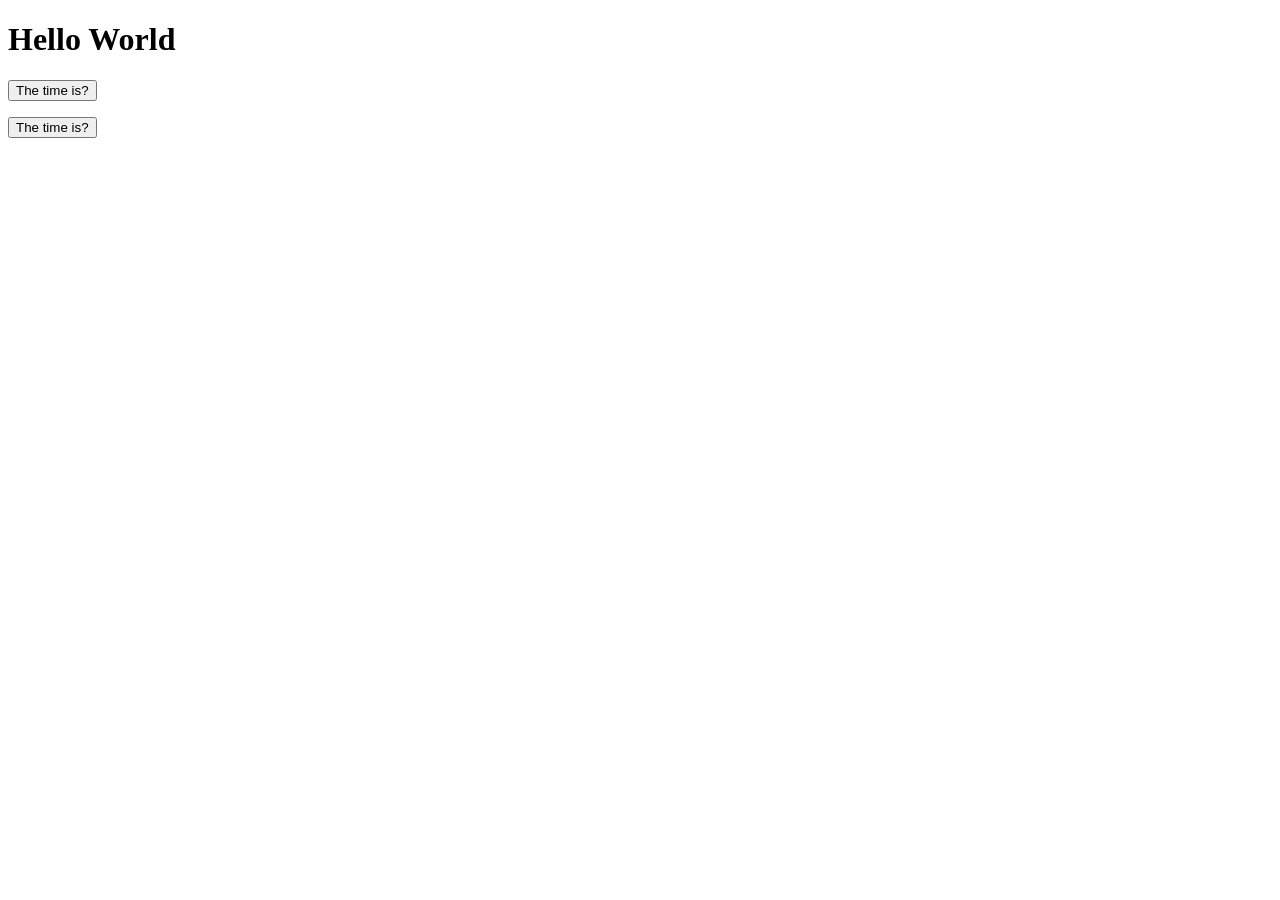
<file: index.html>
<!DOCTYPE html>
<html lang="en">
<head>
    <meta charset="UTF-8">
    <meta name="viewport" content="width=device-width, initial-scale=1.0">
    <title>Document</title>
</head>
<body>
    <h1>Hello World</h1>
    <!-- <script src="js/pratice.js"></script> -->
    <script src="js/index.js"></script>
    
    <!-- the JavaScript code changes the content of the element with id="check". -->
    <button onclick="document.getElementById('check').innerHTML=Date()">The time is?</button>
    <p id="check"></p>

    <!-- the code changes the content of its own element (using this.innerHTML): -->
    <button onclick="this.innerHTML=Date()">The time is?</button>

</body>
</html>
</file>
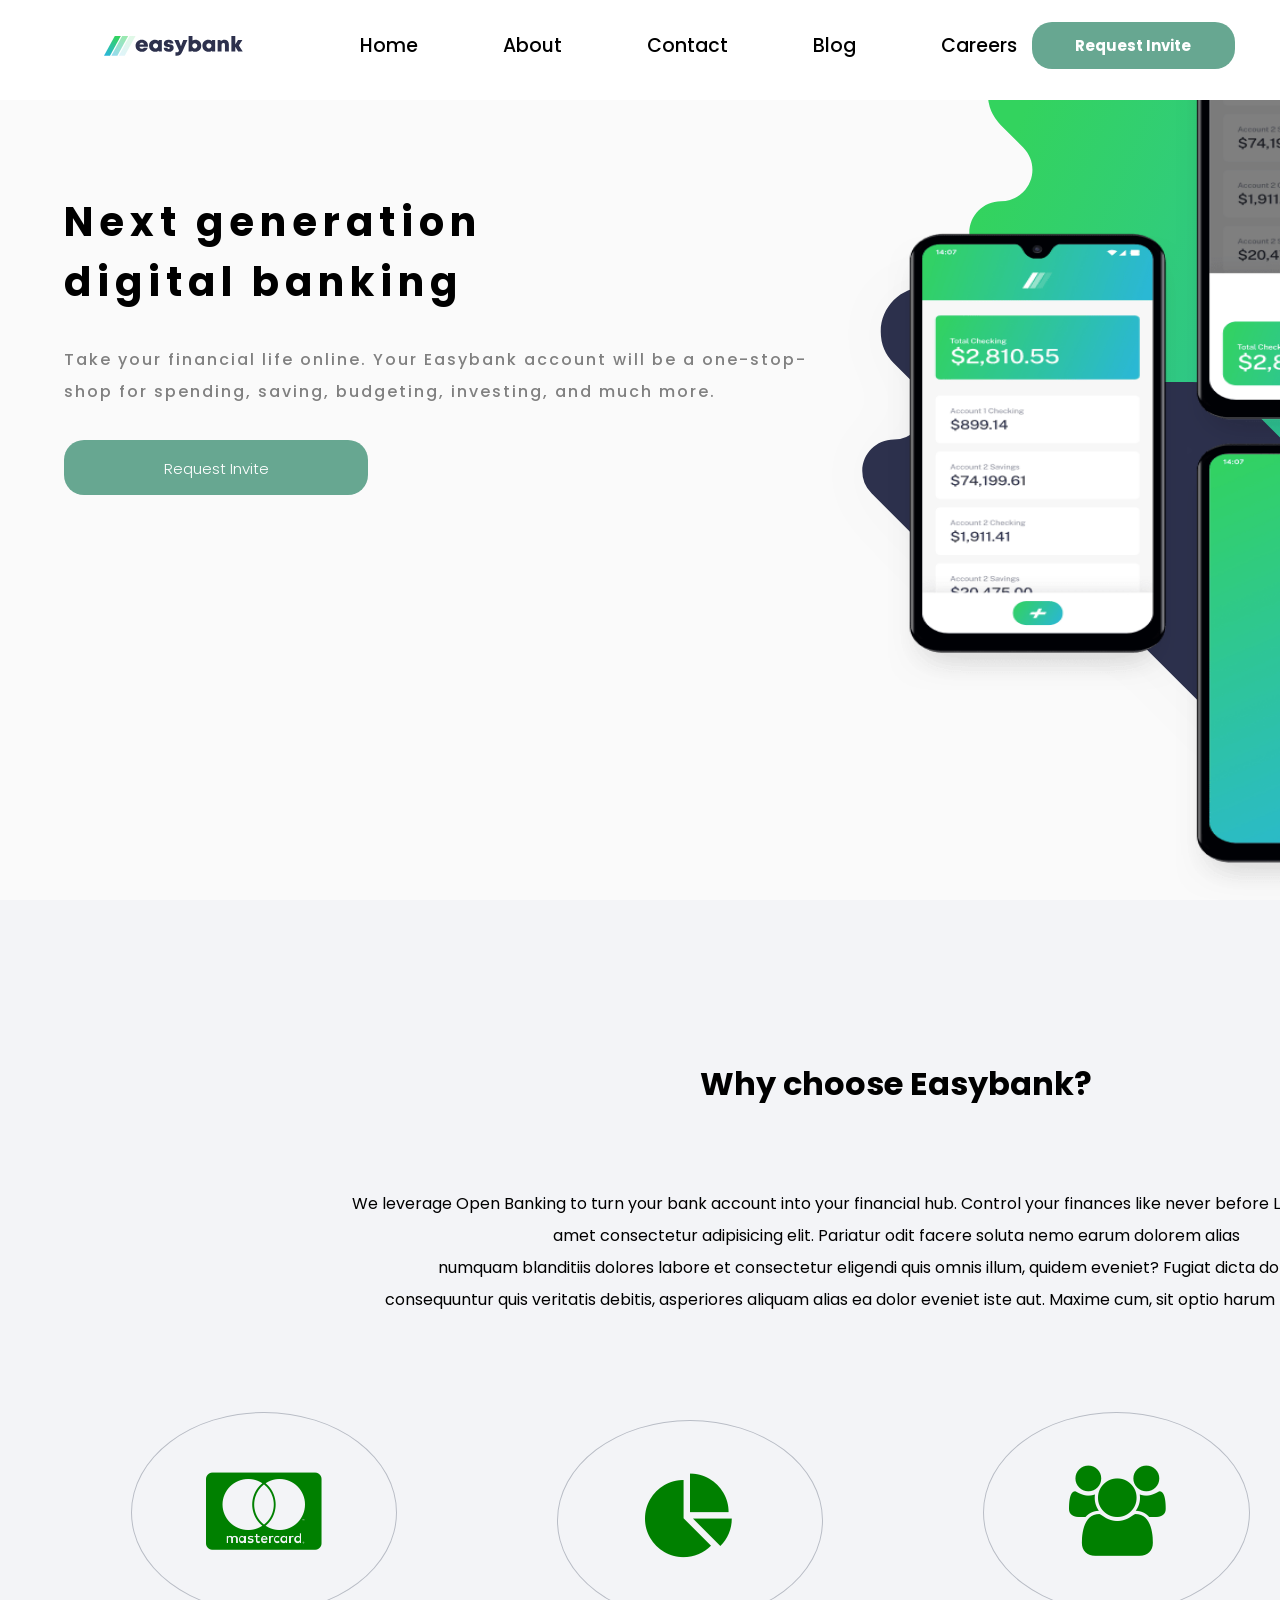
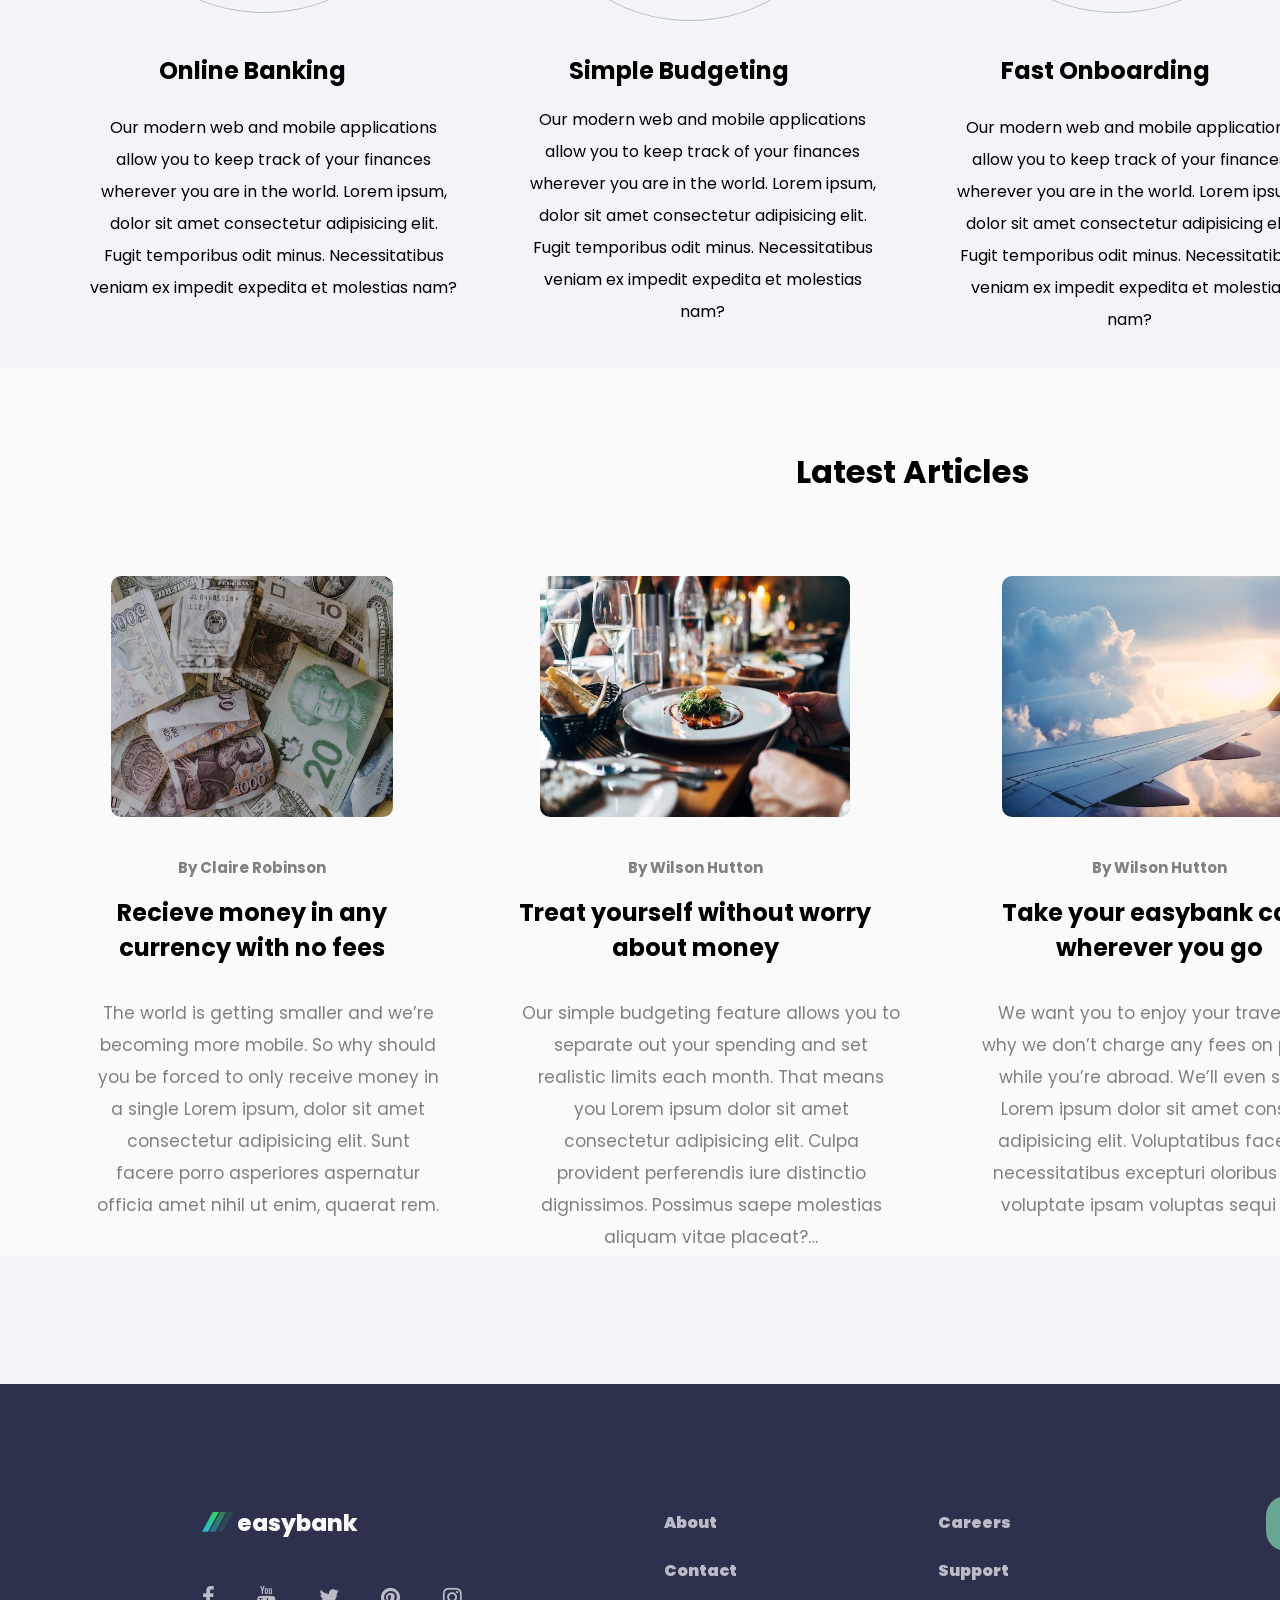
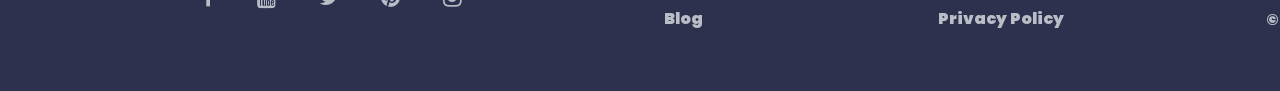
<file: Pages/banking.html>
<!DOCTYPE html>
<html lang="en">

<head>
    <meta charset="UTF-8">
    <meta name="viewport" content="width=device-width, initial-scale=1.0">
    <title>Banking</title>
    <link rel="stylesheet" href="../css/banking.css" type="text/css">
    <link rel="stylesheet" href="https://stackpath.bootstrapcdn.com/font-awesome/4.7.0/css/font-awesome.min.css">
    
</head>

<body>
    <div class="container">
        <header>
            <nav class="navigation">
                <div class="nav-left">

                    <!-- Dropdown Menu -->
                    <div class="dropdown">
                        <div class="dropdown-content" id="myDropdown">
                            <span class="close-btn" id="closeDropdown">&times;</span>
                            <a href="#">Home</a>
                            <a href="#">About</a>
                            <a href="#">Contact</a>
                            <a href="#">Blog</a>
                            <a href="#">Careers</a>
                        </div>
                    </div>


                    
                    <!-- logo -->
                    <div class="mobile-header">
                        <div class="logo-box">
                            <a href="#"><img src="../images/Easybank logo.svg" class="logo" alt="easy-banking"></a>
                        </div>

                        <!-- mobile menu-button -->
                        <div class="icon btn-active-toggle" id="clicked">
                            <i class="fa fa-bars" id="bars-icon"></i>
                        </div>
                    </div>


                    <!-- Navigational-menu -->
                    <ul class="menu-items">
                        <li><a class="active" href="#">Home</a></li>
                        <li><a class="active" href="#">About</a></li>
                        <li><a class="active" href="#">Contact</a></li>
                        <li><a class="active" href="#">Blog</a></li>
                        <li><a class="active" href="#">Careers</a></li>
                    </ul>
                </div>
                <div class="nav-right">
                    <h3>Request Invite</h3>
                </div>
            </nav>
        </header>





        <div class="next-generation">

            <div class="digital-banking">
                <h1>Next generation <br>
                    digital banking</h1>

                <p>Take your financial life online. Your Easybank account will be a
                    one-stop-shop for spending, saving, budgeting, investing, and
                    much more.</p>

                <h3>Request Invite</h3>

            </div>

            <div class="phone-logo">
                <a href="#"><img src="../images/image-mockups.png" class="phone-logo" alt="easy-banking"></a>

            </div>

        </div>

        <div class="eazy-bank">

            <div class="choice-bank">
                <div class="eazy-banking">
                    <h1>Why choose Easybank?</h1>
                </div>


                <p> We leverage Open Banking to turn your bank account into your financial hub. Control your finances
                    like never before Lorem ipsum dolor sit <br>amet consectetur adipisicing elit. Pariatur odit facere soluta nemo earum dolorem alias <br>
                    numquam blanditiis dolores labore et consectetur eligendi quis omnis illum, quidem eveniet? Fugiat
                    dicta doloremque <br>
                    consequuntur quis veritatis debitis, asperiores aliquam alias ea dolor eveniet iste aut. Maxime cum,
                    sit optio harum neque pariatur?.
                </p>


            </div>




            <div class="onboarding">

                <div class="online-banking">
                    <div class="icon">
                        <i class="fa fa-cc-mastercard" aria-hidden="true" class="atm"></i>

                    </div>
                    <h2>Online Banking</h2>
                    <p>Our modern web and mobile applications allow you to keep track of your finances
                        wherever you are in the world. Lorem ipsum, dolor sit amet consectetur adipisicing elit.
                        Fugit temporibus odit minus. Necessitatibus veniam ex impedit expedita et molestias nam?</p>
                </div>


                <div class="simple-budgeting">
                    <div class="icon">
                        <i class="fa fa-pie-chart" aria-hidden="true"></i>
                    </div>
                    <h2>Simple Budgeting</h2>
                    <p>Our modern web and mobile applications allow you to keep track of your finances
                        wherever you are in the world. Lorem ipsum, dolor sit amet consectetur adipisicing elit.
                        Fugit temporibus odit minus. Necessitatibus veniam ex impedit expedita et molestias nam?</p>
                </div>


                <div class="fast-onboarding">
                    <div class="icon">
                        <i class="fa fa-users" aria-hidden="true"></i>
                    </div>
                    <h2>Fast Onboarding</h2>
                    <p>Our modern web and mobile applications allow you to keep track of your finances
                        wherever you are in the world. Lorem ipsum, dolor sit amet consectetur adipisicing elit.
                        Fugit temporibus odit minus. Necessitatibus veniam ex impedit expedita et molestias nam?</p>
                </div>



                <div class="open-api">
                    <div class="icon"><i class="fa fa-code" aria-hidden="true"></i>
                    </div>
                    <h2>Open Api</h2>
                    <p>Our modern web and mobile applications allow you to keep track of your finances
                        wherever you are in the world. Lorem ipsum, dolor sit amet consectetur adipisicing elit.
                        Fugit temporibus odit minus. Necessitatibus veniam ex impedit expedita et molestias nam?</p>
                </div>

            </div>



            <div class="currency">

                <div class="article">
                    <h1>Latest Articles</h1>
                </div>


                <div class="image-cards">

                    <div class="money">
                        <class="icon">
                            <a href="#"><img src="../images/image-currency.jpg" class="currency-logo"></a>

                            </class>


                            <h3>By Claire Robinson</h3>

                            <h2>Recieve money in any currency with no fees</h2>

                            <p>The world is getting smaller and we’re becoming more mobile.
                                So why should you be forced to only receive money in a single
                                Lorem ipsum, dolor sit amet consectetur adipisicing elit.
                                Sunt facere porro asperiores aspernatur officia amet nihil ut enim,
                                quaerat rem.
                            </p>

                    </div>



                    <div class="money-2">
                        <class="icon">
                            <a href="#"><img src="../images/image-restaurant.jpg" class="rest-logo"></a>

                            </class>

                            <h3>By Wilson Hutton</h3>

                            <h2>Treat yourself without worry about money</h2>

                            <p>Our simple budgeting feature allows you to separate out your
                                spending and set realistic limits each month. That means you
                                Lorem ipsum dolor sit amet consectetur adipisicing elit. Culpa provident
                                perferendis iure distinctio dignissimos.
                                Possimus saepe molestias aliquam vitae placeat?…
                            </p>
                    </div>




                    <div class="money-3">
                        <class="icon">
                            <a href="#"><img src="../images/image-plane.jpg" class="plane-logo"></a>

                            </class>

                            <h3>By Wilson Hutton</h3>

                            <h2>Take your easybank card wherever you go</h2>

                            <p>We want you to enjoy your travels. This is why we don’t charge
                                any fees on purchases while you’re abroad. We’ll even show you
                                Lorem ipsum dolor sit amet consectetur adipisicing elit.
                                Voluptatibus facere dicta necessitatibus excepturi
                                oloribus similique voluptate ipsam voluptas sequi modi? …
                            </p>
                    </div>



                    <div class="money-4">
                        <class="icon">
                            <a href="#"><img src="../images/image-confetti.jpg" class="confetti-logo"></a>

                            </class>

                            <h3>By Wilson Hutton</h3>

                            <h2>Our invite-only Beta accounts are now live!</h2>

                            <p>We want you to enjoy your travels. This is why we don’t charge
                                any fees on purchases while you’re abroad. We’ll even show you
                                Lorem ipsum dolor sit amet consectetur adipisicing elit.
                                Voluptatibus facere dicta necessitatibus excepturi
                            
                            </p>
                    </div>








                </div>

            </div>

        </div>




        <div class="footer">

            <div class="foot-one">
                <div class="img">
                    <a href="#"><img src="../images/Easybank logo.svg" class="foot-1" alt="foot-1"></a>

                    <p>easybank</p>
                </div>

                <div class="social-media">
                    <i class="fa fa-facebook" aria-hidden="true"></i>
                    <i class="fa fa-youtube" aria-hidden="true"></i>
                    <i class="fa fa-twitter" aria-hidden="true"></i>
                    <i class="fa fa-pinterest" aria-hidden="true"></i>
                    <i class="fa fa-instagram" aria-hidden="true"></i>
                </div>
            </div>

            <div class="foot-two">

                <a class="active" href="#">About</a>
                <a class="active" href="#">Contact</a>
                <a class="active" href="#">Blog</a>
            </div>


            <div class="foot-three">

                <a class="active" href="#">Careers</a>
                <a class="active" href="#">Support</a>
                <a class="active" href="#">Privacy Policy</a>

            </div>


            <div class="foot-four">

                <button>Request Invite</button>
                <span>© Easybank 2024 . All rights reserved</span>

            </div>





        </div>







    </div>





</body>
<script src="../js/banking.js"></script> 
</html>
</file>
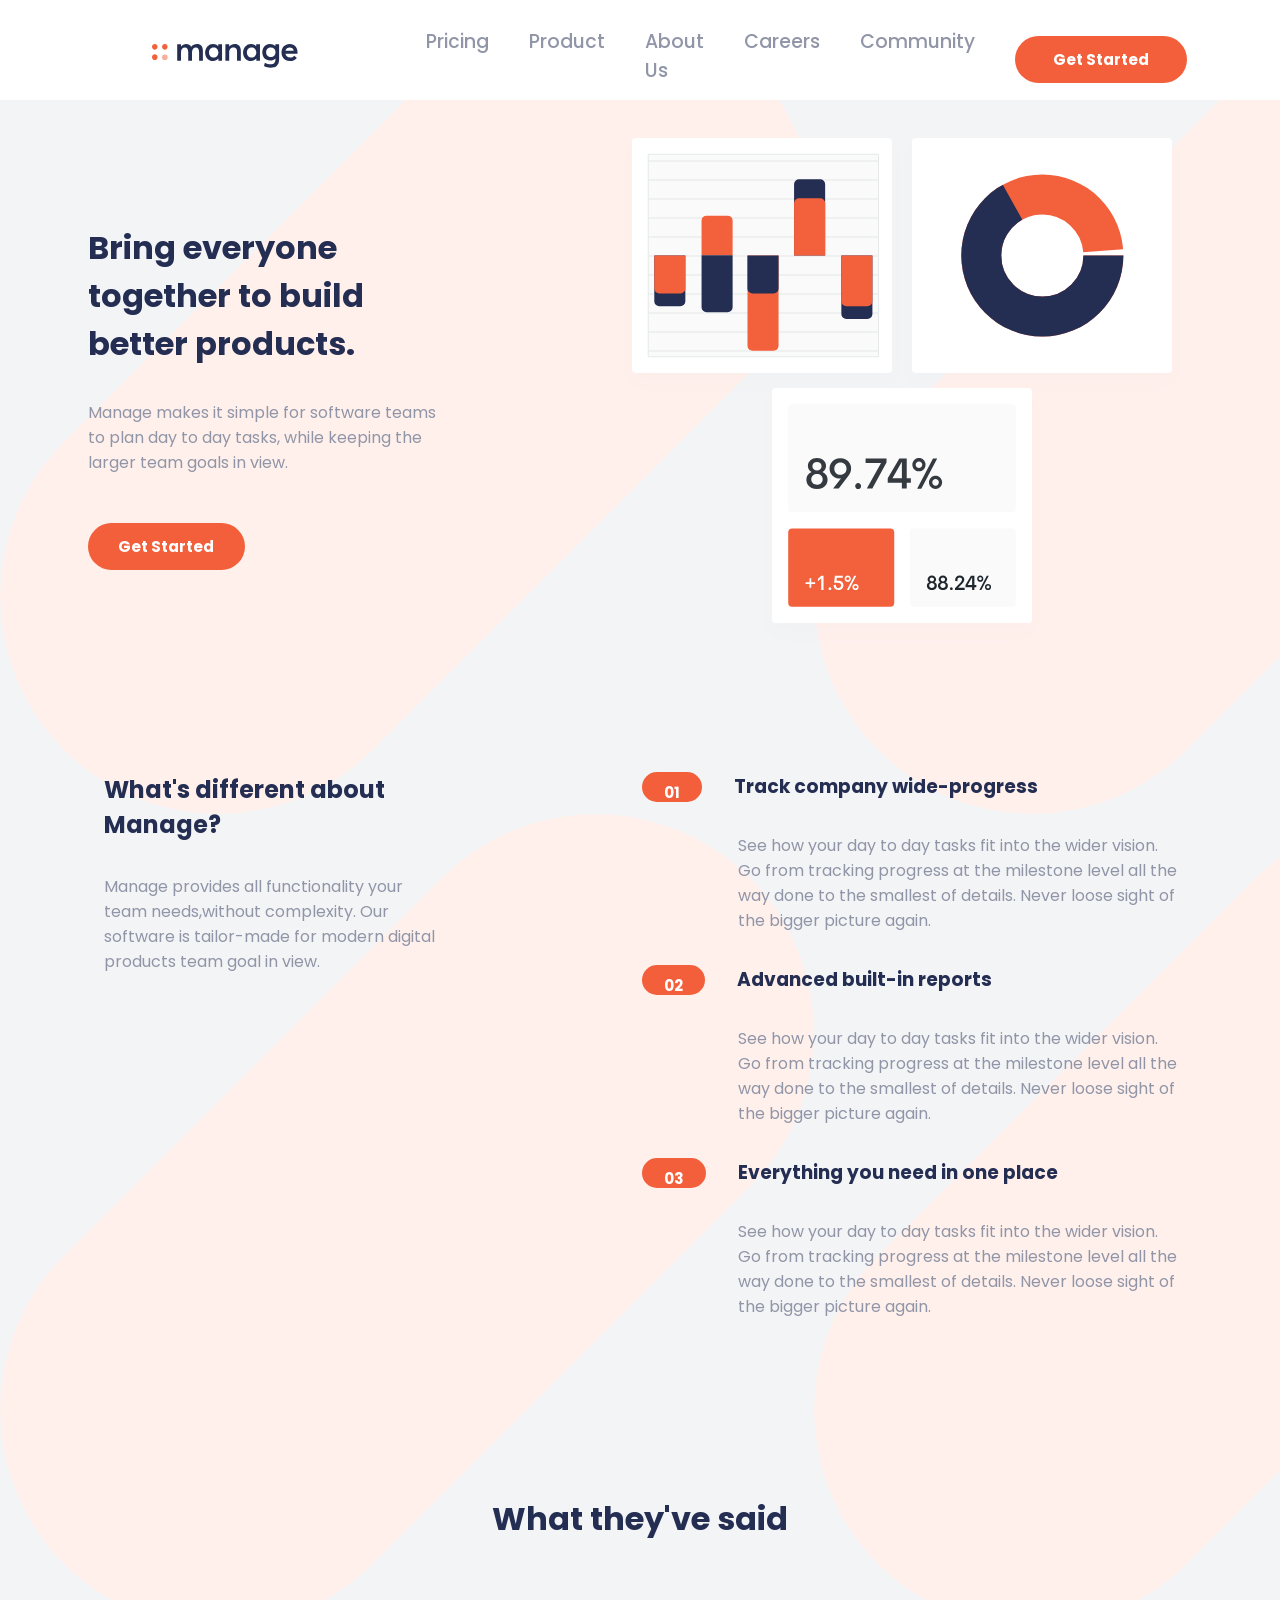
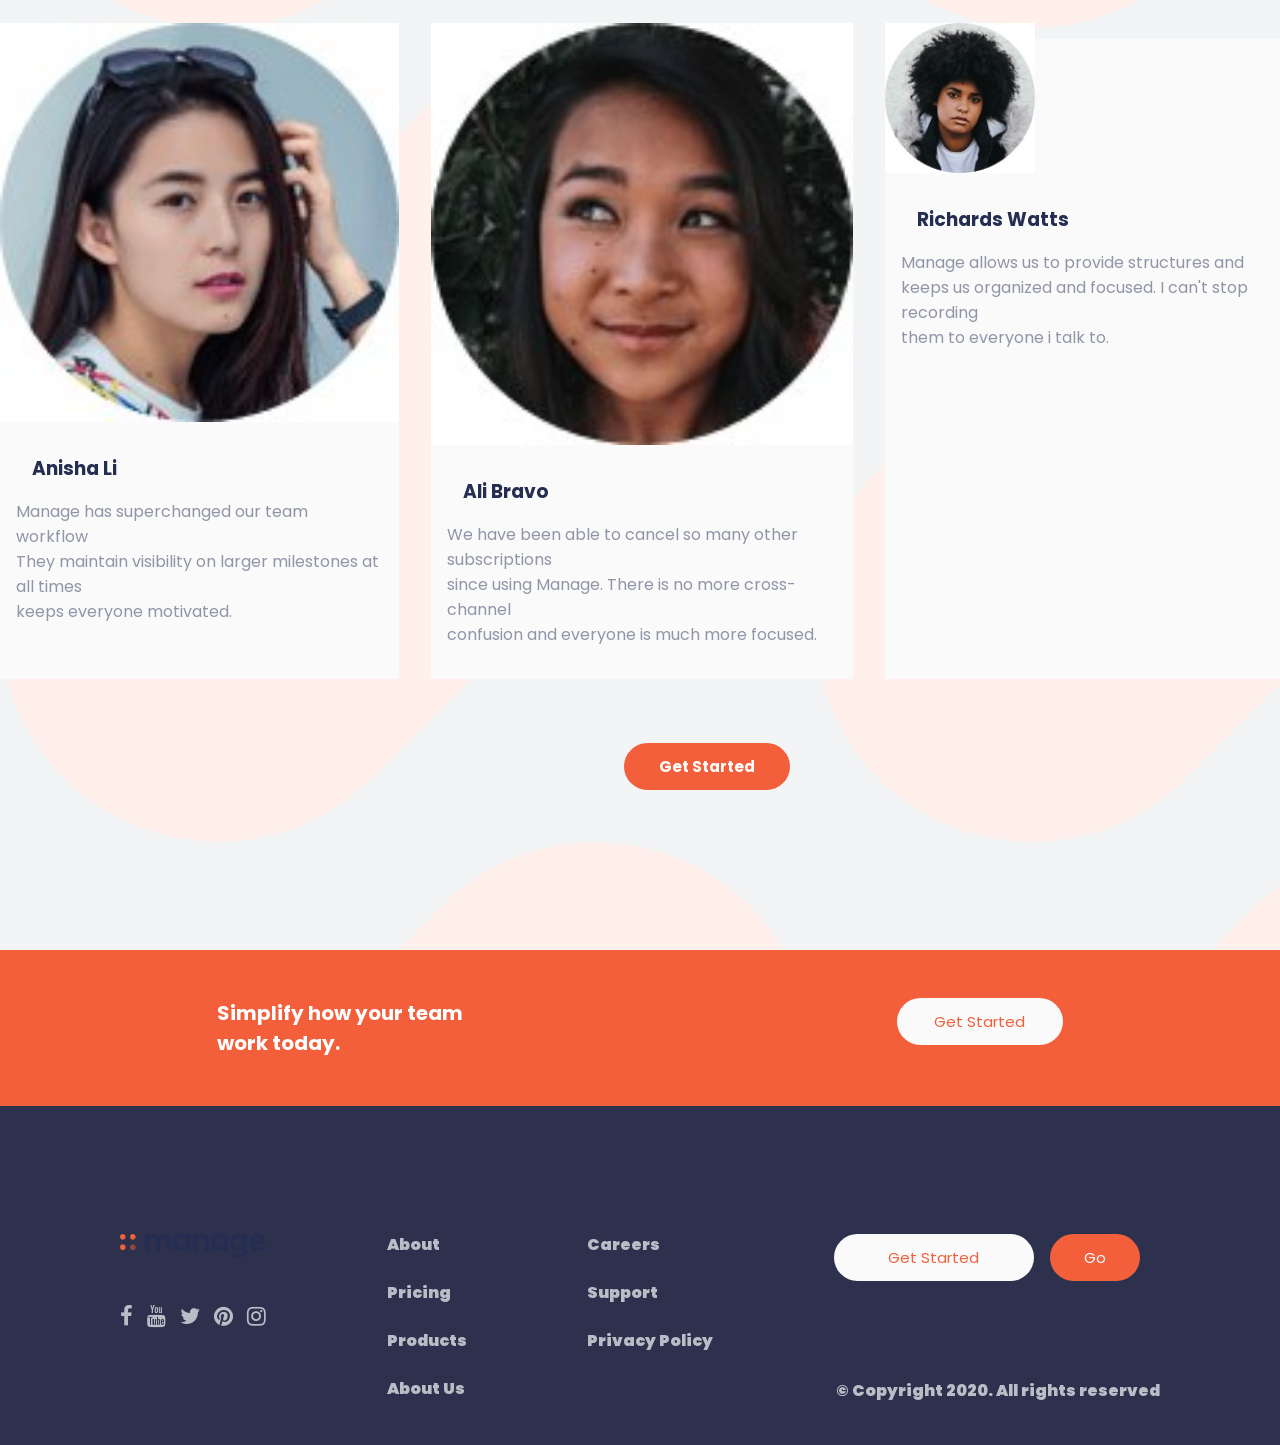
<file: Pages/management.html>
<!DOCTYPE html>
<html lang="en">

<head>
    <meta charset="UTF-8">
    <meta name="viewport" content="width=device-width, initial-scale=1.0">
    <title>BUSINESS</title>
    <link rel="stylesheet" href="../css/management.css" type="text/css">
    <link rel="stylesheet" href="https://stackpath.bootstrapcdn.com/font-awesome/4.7.0/css/font-awesome.min.css">

</head>

<body>
    <div class="container">
        <header>
            <nav class="navigation">
                <div class="nav-left">

                    <!-- Dropdown Menu -->
                    <div class="dropdown">
                        <div class="dropdown-content" id="myDropdown">
                            <span class="close-btn" id="closeDropdown">&times;</span>
                            <a href="#">Pricing</a>
                            <a href="#">Product</a>
                            <a href="#">About Us</a>
                            <a href="#">Careers</a>
                            <a href="#">Community</a>

                        </div>
                    </div>



                    <!-- logo -->
                    <div class="mobile-header">
                        <div class="logo-box">
                            <a href="#"><img src="../images/MANGLOGO.svg" class="logo" alt="easy-banking"></a>
                        </div>

                        <!-- mobile menu-button -->
                        <div class="icon btn-active-toggle" id="clicked">
                            <i class="fa fa-bars" id="bars-icon"></i>
                        </div>
                    </div>


                    <!-- Navigational-menu -->
                    <ul class="menu-items">
                        <li><a class="active" href="#">Pricing</a></li>
                        <li><a class="active" href="#">Product</a></li>
                        <li><a class="about" href="#">About Us</a></li>
                        <li><a class="active" href="#">Careers</a></li>
                        <li><a class="active" href="#">Community</a></li>
                    </ul>
                </div>
                <div class="nav-right">
                    <h3>Get Started</h3>
                </div>
            </nav>
        </header>


        <div class="Better-products">


            <div class="products">
                <h1>Bring everyone<br>together to build<br>
                    better products.</h1>

                <p>Manage makes it simple for software teams<br>to plan day to day
                    tasks, while keeping the<br>larger team goals in view.
                </p>

                <div class="button">Get Started</div>
            </div>

            <div class="chart">
                <div class="Two-chart">
                    <img src="../images/illustration-intro.svg"></img>
                </div>

            </div>
        </div>


        <div class="second-layout">
            <div class="manage">
                <h2>What's different about<br>Manage?</h2>


                <p>Manage provides all functionality your<br>team needs,without complexity. Our<br>
                    software is tailor-made for modern digital<br>products team goal in view.
                </p>
            </div>

            <div class="objectives">
                <div class="one">
                    <div class="button">01</div>
                    <h3>Track company wide-progress</h3>
                </div>
                <div class="track-company">
                    <p>See how your day to day tasks fit into the wider vision.<br>
                        Go from tracking progress at the milestone level all the<br>
                        way done to the smallest of details. Never loose sight of<br>
                        the bigger picture again.
                    </p>
                </div>

                <div class="one">
                    <div class="button">02</div>
                    <h3>Advanced built-in reports</h3>
                </div>
                <div class="track-company">
                    <p>See how your day to day tasks fit into the wider vision.<br>
                        Go from tracking progress at the milestone level all the<br>
                        way done to the smallest of details. Never loose sight of<br>
                        the bigger picture again.
                    </p>
                </div>


                <div class="one">
                    <div class="button">03</div>
                    <h3>Everything you need in one place</h3>
                </div>
                <div class="track-company">
                    <p>See how your day to day tasks fit into the wider vision.<br>
                        Go from tracking progress at the milestone level all the<br>
                        way done to the smallest of details. Never loose sight of<br>
                        the bigger picture again.
                    </p>
                </div>




            </div>

        </div>

        <div class="third-layout">

            <div class="feedback">
                <h1>What they've said</h1>
            </div>

            <div class="testimonials">
                <div class="testimony">
                    <div class="two-items">
                        <img src="../images/5900257425515201252.jpg" class="img1"></img>

                        <div class="name">
                            <h3>Anisha Li</h3>
                        </div>
                    </div>

                    <p>Manage has superchanged our team workflow<br>
                        They maintain visibility on larger milestones at all times<br>
                        keeps everyone motivated.</p>
                </div>

                <div class="testimony">
                    <div class="two-items">
                        <img src="../images/5900257425515201253.jpg" class="img1"></img>

                        <div class="name">
                            <h3>Ali Bravo</h3>
                        </div>
                    </div>

                    <p>We have been able to cancel so many other subscriptions<br>
                        since using Manage. There is no more cross-channel<br>
                        confusion and everyone is much more focused.</p>
                </div>

                <div class="testimony">
                    <div class="two-items">
                        <img src="../images/5900257425515201254.jpg" class="img1" width="150" height="150" > </img>

                        <div class="name">
                            <h3>Richards Watts</h3>
                        </div>
                    </div>

                    <p>Manage allows us to provide structures and<br>
                        keeps us organized and focused. I can't stop recording<br>them to everyone i talk to.</p>
                </div>

                
            </div>
            <div class="button">Get Started</div>

        </div>

        <div class="fourth-layout">
            <div class="simplify">Simplify how your team<br>work today.</div>
            <div class="button">Get Started</div> 
        </div>



        <div class="footer">

            <div class="foot-one">
                <div class="img">
                    <a href="#"><img src="../images/MANGLOGO.svg" class="foot-1" alt="foot-1"></a>
                </div>

                <div class="social-media">
                    <i class="fa fa-facebook" aria-hidden="true"></i>
                    <i class="fa fa-youtube" aria-hidden="true"></i>
                    <i class="fa fa-twitter" aria-hidden="true"></i>
                    <i class="fa fa-pinterest" aria-hidden="true"></i>
                    <i class="fa fa-instagram" aria-hidden="true"></i>
                </div>
            </div>

            <div class="foot-two">

                <a class="active" href="#">About</a>
                <a class="active" href="#">Pricing</a>
                <a class="active" href="#">Products</a>
                <a class="active" href="#">About Us</a>
            </div>


            <div class="foot-three">

                <a class="active" href="#">Careers</a>
                <a class="active" href="#">Support</a>
                <a class="active" href="#">Privacy Policy</a>

            </div>


            <div class="foot-four">
                <div class="buttons">
                <div class="button">Get Started</div>                 
                <div class="button2">Go</div>
                </div>
                <span>© Copyright 2020. All rights reserved</span>

            </div>





        </div>




    </div>





</body>
<script src="../js/management.js"></script>

</html>
</file>
<file: css/banking.css>
/* Global styles */
@import url('https://fonts.googleapis.com/css2?family=Poppins:ital,wght@0,200;0,300;0,400;0,500;1,100;1,200;1,300;1,400&display=swap');

html {
    scroll-behavior: smooth;
}

a {
    text-decoration: none;
}

* {
    margin: 0;
    padding: 0;
    border: 0;
    box-sizing: border-box;
    font-family: 'Poppins', sans-serif;
}

.container {
    min-height: 100vh;
    width: 100%;
    /* background-color: hsl(220, 16%, 96%); */
}

/* Header styles */
header .navigation {
    display: flex;
    justify-content: space-between;
    padding: 15px 0 20px 0;
    background-color: hsl(0, 0%, 100%);
    width: 100%;
    height: 100px;
    align-items: center;
    border-bottom: 5px solid hsl(0, 0%, 100%);
    position: fixed;
    z-index: 1;
}

.navigation .nav-left {
    display: flex;
    align-items: center;
}

.navigation .nav-left .btn-active-toggle {
    display: none;
}

.navigation .nav-left .menu-items {
    display: inline-flex;
    list-style-type: none;
    margin-left: 20%;
}

.navigation .nav-left .menu-items li {
    margin-right: 45px;
}

.navigation .nav-left .menu-items li a {
    color: black;
    font-size: 19px;
    font-weight: 470;
    text-transform: capitalize;
}

header .navigation .nav-right h3 {
    text-align: center;
    font-weight: 700;
    font-size: 15px;
    margin-right: 8.5rem;
    height: 47px;
    background-color: rgb(103, 167, 145);
    color: white;
    border-radius: 20px;
    width: 65%;
    padding: 12px 30px;
    display: block;
}

.logo-box {
    display: flex;
    padding-left: 4rem;
}

.active:hover {
    color: green !important;
}

/* Dropdown styles */
.dropdown-content {
    position: fixed;
    top: 0;
    left: -100%;
    width: 60%;
    height: 100%;
    background-color: #f9f9f9;
    transition: left 0.5s ease;
    z-index: 1;
    padding-top: 60px; /* Adjust as needed */
    display: none; /* Hide by default */
}

.dropdown-content a {
    display: block;
    padding: 12px;
    text-align: left;
    color: black;
    text-decoration: none;
}

.dropdown-content.show {
    display: block;
    left: 0;
}


.next-generation {
    display: flex;
    flex-direction: row;
    background-color: rgb(250, 250, 250);
    background-image: url(../images/bg-intro-desktop.svg);
    background-size: 55%;
    background-repeat: no-repeat;
    margin: 0;
    height: 100vh;
    background-position: right center;
}

.phone-logo {
    width: 95%;
    height: 100%;
    margin-left: 2rem;
}

.digital-banking {
    margin-top: 12rem;
    margin-left: 4rem;

}

.digital-banking h1 {
    padding-bottom: 2rem;
    flex-wrap: wrap;
    letter-spacing: 6px; 
    font-size: 2.5rem;
    font-weight: bolder;
    
}

.digital-banking p {
    padding-bottom: 2rem;
    letter-spacing: 2px;  
    line-height: 2rem;
   color: grey; 
   font-weight: 500;

}

.digital-banking h3 {
    background-color: rgb(103, 167, 145);
    color: white;
    border-radius: 20px;
    width: 40%;
    padding: 17px 30px 15px 30px;
    text-align: center;
    font-weight: 300;
    font-size: 15px;
    font-weight: 700px;
    
}


.eazy-bank {
    background-color: rgb(243, 244, 247);
    scroll-behavior: smooth;
    padding-bottom: 5rem;
    width: 100%;
    
}

.eazy-banking {
    text-align: center;
    padding-top: 10rem;
}

.choice-bank p{
    text-align: center;
    padding-top: 5rem;
    line-height: 2rem;
}


.onboarding {
display: flex;
flex-direction: row;
padding-top: 6rem;
padding-bottom: 2rem;
text-align: center;
column-gap: 1rem;
padding-left: 3rem;
padding-right: 2rem;

}


.online-banking .icon {

    font-size: 90px;
    color: green;
    border: 1px solid #b9bdc6;
    padding: 2rem;
    border-radius: 50%;
    width: calc(100% - 9rem);
    margin-left: 5.2rem;
    margin-bottom: 1rem;
    
}

.online-banking h2 {
    padding-top: 1.5rem;
    padding-bottom: 1.5rem;
}

.online-banking p {
    padding-left: 2.6rem;
    line-height: 2rem;
}

.simple-budgeting h2 {
    padding-top: 2rem;
    padding-bottom: 1rem;
}

.simple-budgeting p {
    padding-left: 3rem;
    line-height: 2rem;
}

.simple-budgeting {
    margin-top: 0.5rem;
}



.open-api p {
    padding-left: 3rem;
    padding-right: 2rem;
    line-height: 2rem;
}

.open-api h2 {
    padding-top: 2.4rem;
    padding-bottom: 1.5rem;

}

.fast-onboarding p {
    padding-left: 3rem;
    line-height: 2rem;
}

.fast-onboarding h2 {
    padding-top: 2.5rem;
    padding-bottom: 1.5rem;
}



.fast-onboarding .icon {

    font-size: 90px;
    color: green;
    border: 1px solid #b9bdc6;
    padding: 2rem;
    border-radius: 50% 50%;
    width: calc(100% - 9rem);
    margin-left: 5.2rem;
}

.simple-budgeting .icon {

    font-size: 90px;
    color: green;
    border: 1px solid #b9bdc6;
    padding: 2rem;
    border-radius: 50% 50%;
    width: calc(100% - 9rem);
    margin-left: 5.2rem;
}

.open-api .icon {

    font-size: 90px;
    color: green;
    border: 1px solid #b9bdc6;
    padding: 2rem;
    border-radius: 50% 50%;
    width: calc(100% - 9rem);
    margin-left: 5.2rem;

}

.currency {
    background-color: rgb(250, 250, 250);
    padding-left: 4rem;
    padding-right: 2rem;
}


.article {
    text-align: center;
    padding-top: 5rem;
    padding-bottom: 2rem;
}



.image-cards {
    display: flex;
    flex-direction: row;
    column-gap: 3rem;
    text-align: center;
    padding-bottom: 6rem;
    margin-top: 6rem;
}

.currency-logo {
    width: 75%;
    height: 45%;
    position: relative;
    top: -3rem;
    border-radius: 10px;
}

.money h3 {
    color: gray;
    font-size: 15px;
    position: relative;
    top: -1rem;
}


.money h2 {
    font-size: 24px;
    flex-wrap: wrap;
    position: relative;
}

.money p {
    font-size: 17px;
    text-align: center;
    flex-wrap: wrap;
    position: relative;
    color: grey;
    top: 2rem; 
    padding-left: 2rem;
    line-height: 2rem;
    
}

.rest-logo {
    width: 75%;
    height: 45%;
    margin-top: -3rem;
    border-radius: 10px;
}

.money-2 h3 {
    color: gray;
    font-size: 15px;
    position: relative;
    top: 2rem;
}


.money-2 h2 {
    font-size: 24px;
    flex-wrap: wrap;
    position: relative;
    top: 3rem;
}

.money-2 p {
    font-size: 17px;
    text-align: center;
    flex-wrap: wrap;
    position: relative;
    color: grey;
    top: 5rem; 
    padding-left: 2rem;
    line-height: 2rem;
}


.plane-logo {
    width: 75%;
    height: 45%;
    margin-top: -3rem;
    border-radius: 10px;
}

.money-3 h3 {
    color: gray;
    font-size: 15px;
    position: relative;
    top: 2rem;
}


.money-3 h2 {
    font-size: 24px;
    flex-wrap: wrap;
    position: relative;
    top: 3rem;
}

.money-3 p {
    font-size: 17px;
    text-align: center;
    flex-wrap: wrap;
    position: relative;
    color: grey;
    top: 5rem; 
    padding-left: 2rem;
    line-height: 2rem;
}

.confetti-logo {
    width: 75%;
    height: 45%;
    margin-top: -3rem;
    border-radius: 10px;
}

.money-4 h3 {
    color: gray;
    font-size: 15px;
    position: relative;
    top: 2rem;
}


.money-4 h2 {
    font-size: 24px;
    display: flex;
    flex-wrap: wrap;
    position: relative;
    top: 3rem;
}

.money-4 p {
    font-size: 17px;
    text-align: center;
    flex-wrap: wrap;
    position: relative;
    color: grey;
    top: 3rem; 
    /* padding-left: 3rem; */
    padding-right: 2rem;
    line-height: 2rem;

}
.footer{
    display: flex;
    justify-content: space-evenly;
    padding-bottom: 3rem;
    background-color: rgb(45, 49, 77);
    
}

.foot-one {
    padding-top: 8rem;
}

.foot-one .img {
    flex-direction: row;
    display: flex;
    padding-bottom: 2.5rem;
    
}

.foot-one p {
    position: relative;
    right: 6.5rem;
    color: #f9f9f9;
    font-size: 23px;
    top: -0.4rem;
    font-weight: 800;
}

.footer .social-media {
    color: #b9bdc6;
    font-weight: 800;
    font-size: 22px;
    display: flex;
    justify-content: space-between;
}

.foot-two {
    display: flex;
    flex-direction: column;
    padding-top: 7.2rem;
    
}


.foot-two .active {
    position: relative;
    line-height: 3rem;
    color: #b9bdc6;
    font-weight: 900;

}

.foot-three {
    display: flex;
    flex-direction: column;
    padding-top: 7.2rem;
    
}


.foot-three .active {
    position: relative;
    line-height: 3rem;
    color: #b9bdc6;
    font-weight: 900;    

}

.foot-four {
    display: flex;
    flex-direction: column;
    padding-top: 8rem;
    
}


.foot-four span {
    color: #b9bdc6;
    padding-top: 3.5rem;
    font-weight: 900;

}

.foot-four button {

    background-color: rgb(103, 167, 145);
    color: white;
    border-radius: 20px;
    width: 100%;
    margin-top: -1rem;
    padding: 17px 30px 15px 30px;
    font-weight: 300;
    font-size: 15px;
    font-weight: 700px; 
}

/* Media queries for mobile design */

@media (min-width: 280px) and (max-width: 320px) {
    body{
        width: calc(100% + 5rem);
    }

   
    header .navigation .nav-right h3 {
        display: none;
    }

   .btn-active-toggle {
    position: relative;
    left: 2.2rem;
    top: -0.3rem;
   }

   .logo-box {
    position: relative;
    right: 3rem;
   }

   .dropdown-content .close-btn {
    position: relative;
    font-size: 20px;
    color: white;
    left: 9rem;
    top: -3rem;

}


   .online-banking .icon {
    font-size: 45px;
    color: green;
    border: 1px solid #b9bdc6;
    padding: 2rem;
    border-radius: 50%;
    width: calc(100% - 4rem);
    margin-left: 2rem;
    margin-bottom: 1rem;


}

.simple-budgeting .icon {
    font-size: 45px;
    color: green;
    border: 1px solid #b9bdc6;
    padding: 2rem;
    border-radius: 50%;
    width: calc(100% - 4rem);
    margin-left: 2rem;
    margin-bottom: 1rem;


}

.fast-onboarding .icon {
    font-size: 45px;
    color: green;
    border: 1px solid #b9bdc6;
    padding: 2rem;
    border-radius: 50%;
    width: calc(100% - 4rem);
    margin-left: 2rem;
    margin-bottom: 1rem;


}

.open-api .icon {
    font-size: 45px;
    color: green;
    border: 1px solid #b9bdc6;
    padding: 2rem;
    border-radius: 50%;
    width: calc(100% - 4rem);
    margin-left: 2rem;
    margin-bottom: 1rem;


}
}

@media (min-width: 321px) and (max-width: 350px) {

    header .navigation .nav-right h3 {
        display: none;
    }

   .btn-active-toggle {
    position: relative;
    right: -0.3rem;
    top: -0.3rem;
   }


   .dropdown-content .close-btn {
    position: relative;
    font-size: 20px;
    color: white;
    left: 9rem;
    top: -3rem;

}

   .logo-box {
    position: relative;
    right: 3rem;
   }

   .online-banking .icon {
    font-size: 45px;
    color: green;
    border: 1px solid #b9bdc6;
    padding: 2rem;
    border-radius: 50%;
    width: calc(100% - 8rem);
    margin-left: 3rem;
    margin-bottom: 1rem;


}

.simple-budgeting .icon {
    font-size: 45px;
    color: green;
    border: 1px solid #b9bdc6;
    padding: 2rem;
    border-radius: 50%;
    width: calc(100% - 8rem);
    margin-left: 3rem;
    margin-bottom: 1rem;


}

.fast-onboarding .icon {
    font-size: 45px;
    color: green;
    border: 1px solid #b9bdc6;
    padding: 2rem;
    border-radius: 50%;
    width: calc(100% - 8rem);
    margin-left: 3rem;
    margin-bottom: 1rem;


}

.open-api .icon {
    font-size: 45px;
    color: green;
    border: 1px solid #b9bdc6;
    padding: 2rem;
    border-radius: 50%;
    width: calc(100% - 8rem);
    margin-left: 3rem;
    margin-bottom: 1rem;


}
}

@media (min-width: 351px) and (max-width: 375px) {

    header .navigation .nav-right h3 {
        display: none;
    }

   .btn-active-toggle {
    position: relative;
    right: -0.3rem;
    top: -0.3rem;
   }

   .logo-box {
    position: relative;
    right: 3rem;
   }

   .dropdown-content .close-btn {
    position: relative;
    font-size: 20px;
    color: white;
    left: 10rem;
    top: -3rem;

}

.online-banking .icon {
    font-size: 45px;
    color: green;
    border: 1px solid #b9bdc6;
    padding: 2rem;
    border-radius: 50%;
    width: calc(100% - 10rem);
    margin-left: 5rem;
    margin-bottom: 1rem;


}

.simple-budgeting .icon {
    font-size: 45px;
    color: green;
    border: 1px solid #b9bdc6;
    padding: 2rem;
    border-radius: 50%;
    width: calc(100% - 10rem);
    margin-left: 5rem;
    margin-bottom: 1rem;


}

.fast-onboarding .icon {
    font-size: 45px;
    color: green;
    border: 1px solid #b9bdc6;
    padding: 2rem;
    border-radius: 50%;
    width: calc(100% - 10rem);
    margin-left: 5rem;
    margin-bottom: 1rem;


}

.open-api .icon {
    font-size: 45px;
    color: green;
    border: 1px solid #b9bdc6;
    padding: 2rem;
    border-radius: 50%;
    width: calc(100% - 10rem);
    margin-left: 5rem;
    margin-bottom: 1rem;


}

}

@media (min-width: 376px) and (max-width: 400px) {

    header .navigation .nav-right h3 {
        display: none;
    }

   .btn-active-toggle {
    position: relative;
    right: -3rem;
    top: -0.3rem;
   }

   .logo-box {
    position: relative;
    right: 3rem;
   }

   .dropdown-content .close-btn {
    position: relative;
    font-size: 20px;
    color: white;
    left: 10rem;
    top: -3rem;

}

.online-banking .icon {
    font-size: 45px;
    color: green;
    border: 1px solid #b9bdc6;
    padding: 2rem;
    border-radius: 50%;
    width: calc(100% - 10rem);
    margin-left: 5rem;
    margin-bottom: 1rem;


}

.simple-budgeting .icon {
    font-size: 45px;
    color: green;
    border: 1px solid #b9bdc6;
    padding: 2rem;
    border-radius: 50%;
    width: calc(100% - 10rem);
    margin-left: 5rem;
    margin-bottom: 1rem;


}

.fast-onboarding .icon {
    font-size: 45px;
    color: green;
    border: 1px solid #b9bdc6;
    padding: 2rem;
    border-radius: 50%;
    width: calc(100% - 10rem);
    margin-left: 5rem;
    margin-bottom: 1rem;


}

.open-api .icon {
    font-size: 45px;
    color: green;
    border: 1px solid #b9bdc6;
    padding: 2rem;
    border-radius: 50%;
    width: calc(100% - 10rem);
    margin-left: 5rem;
    margin-bottom: 1rem;


}

}

@media (min-width: 401px) and (max-width: 425px) {

    header .navigation .nav-right h3 {
        display: none;
    }

   .btn-active-toggle {
    position: relative;
    right: -4rem;
    top: -0.3rem;
   }

   .logo-box {
    position: relative;
    right: 3rem;
   }

   .dropdown-content .close-btn {
    position: relative;
    font-size: 20px;
    color: white;
    left: 11rem;
    top: -3rem;

}

.online-banking .icon {
    font-size: 45px;
    color: green;
    border: 1px solid #b9bdc6;
    padding: 2rem;
    border-radius: 50%;
    width: calc(100% - 11rem);
    margin-left: 5rem;
    margin-bottom: 1rem;


}

.simple-budgeting .icon {
    font-size: 45px;
    color: green;
    border: 1px solid #b9bdc6;
    padding: 2rem;
    border-radius: 50%;
    width: calc(100% - 11rem);
    margin-left: 5rem;
    margin-bottom: 1rem;


}

.fast-onboarding .icon {
    font-size: 45px;
    color: green;
    border: 1px solid #b9bdc6;
    padding: 2rem;
    border-radius: 50%;
    width: calc(100% - 11rem);
    margin-left: 5rem;
    margin-bottom: 1rem;


}

.open-api .icon {
    font-size: 45px;
    color: green;
    border: 1px solid #b9bdc6;
    padding: 2rem;
    border-radius: 50%;
    width: calc(100% - 11rem);
    margin-left: 5rem;
    margin-bottom: 1rem;


}

}

@media (min-width: 426px) and (max-width: 450px) {

    header .navigation .nav-right h3 {
        display: none;
    }

   .btn-active-toggle {
    position: relative;
    right: -6rem;
    top: -0.3rem;
   }

   .logo-box {
    position: relative;
    right: 3rem;
   }

   .dropdown-content .close-btn {
    position: relative;
    font-size: 20px;
    color: white;
    left: 11rem;
    top: -3rem;

}

.online-banking .icon {
    font-size: 45px;
    color: green;
    border: 1px solid #b9bdc6;
    padding: 2rem;
    border-radius: 50%;
    width: calc(100% - 13rem);
    margin-left: 7rem;
    margin-bottom: 1rem;


}

.simple-budgeting .icon {
    font-size: 45px;
    color: green;
    border: 1px solid #b9bdc6;
    padding: 2rem;
    border-radius: 50%;
    width: calc(100% - 13rem);
    margin-left: 7rem;
    margin-bottom: 1rem;


}

.fast-onboarding .icon {
    font-size: 45px;
    color: green;
    border: 1px solid #b9bdc6;
    padding: 2rem;
    border-radius: 50%;
    width: calc(100% - 13rem);
    margin-left: 7rem;
    margin-bottom: 1rem;


}

.open-api .icon {
    font-size: 45px;
    color: green;
    border: 1px solid #b9bdc6;
    padding: 2rem;
    border-radius: 50%;
    width: calc(100% - 13rem);
    margin-left: 7rem;
    margin-bottom: 1rem;


}

}

@media (min-width: 451px) and (max-width: 500px) {

    header .navigation .nav-right h3 {
        display: none;
    }

   .btn-active-toggle {
    position: relative;
    right: -8rem;
    top: -0.3rem;
   }

   .logo-box {
    position: relative;
    right: 3rem;
   }

   .dropdown-content .close-btn {
    position: relative;
    font-size: 20px;
    color: white;
    left: 13rem;
    top: -3rem;

}

.online-banking .icon {
    font-size: 45px;
    color: green;
    border: 1px solid #b9bdc6;
    padding: 2rem;
    border-radius: 50%;
    width: calc(100% - 13rem);
    margin-left: 7rem;
    margin-bottom: 1rem;


}

.simple-budgeting .icon {
    font-size: 45px;
    color: green;
    border: 1px solid #b9bdc6;
    padding: 2rem;
    border-radius: 50%;
    width: calc(100% - 13rem);
    margin-left: 7rem;
    margin-bottom: 1rem;


}

.fast-onboarding .icon {
    font-size: 45px;
    color: green;
    border: 1px solid #b9bdc6;
    padding: 2rem;
    border-radius: 50%;
    width: calc(100% - 13rem);
    margin-left: 7rem;
    margin-bottom: 1rem;


}

.open-api .icon {
    font-size: 45px;
    color: green;
    border: 1px solid #b9bdc6;
    padding: 2rem;
    border-radius: 50%;
    width: calc(100% - 13rem);
    margin-left: 7rem;
    margin-bottom: 1rem;


}

}

@media (min-width: 501px) and (max-width: 540px) {

    header .navigation .nav-right h3 {
        display: none;
    }

   .btn-active-toggle {
    position: relative;
    right: -10.5rem;
    top: -0.3rem;
   }

   .logo-box {
    position: relative;
    right: 3rem;
   }

   .dropdown-content .close-btn {
    position: relative;
    font-size: 20px;
    color: white;
    left: 14rem;
    top: -3rem;

}

.online-banking .icon {
    font-size: 45px;
    color: green;
    border: 1px solid #b9bdc6;
    padding: 2rem;
    border-radius: 50%;
    width: calc(100% - 18rem);
    margin-left: 9rem;
    margin-bottom: 1rem;


}

.simple-budgeting .icon {
    font-size: 45px;
    color: green;
    border: 1px solid #b9bdc6;
    padding: 2rem;
    border-radius: 50%;
    width: calc(100% - 18rem);
    margin-left: 9rem;
    margin-bottom: 1rem;


}

.fast-onboarding .icon {
    font-size: 45px;
    color: green;
    border: 1px solid #b9bdc6;
    padding: 2rem;
    border-radius: 50%;
    width: calc(100% - 18rem);
    margin-left: 9rem;
    margin-bottom: 1rem;


}

.open-api .icon {
    font-size: 45px;
    color: green;
    border: 1px solid #b9bdc6;
    padding: 2rem;
    border-radius: 50%;
    width: calc(100% - 18rem);
    margin-left: 9rem;
    margin-bottom: 1rem;


}
}

@media (min-width: 541px) and (max-width: 585px) {

    header .navigation .nav-right h3 {
        display: none;
    }

   .btn-active-toggle {
    position: relative;
    right: -13.5rem;
    top: -0.3rem;
   }

   .logo-box {
    position: relative;
    right: 3rem;
   }

   .dropdown-content .close-btn {
    position: relative;
    font-size: 20px;
    color: white;
    left: 16rem;
    top: -3rem;

}

.online-banking .icon {
    font-size: 45px;
    color: green;
    border: 1px solid #b9bdc6;
    padding: 2rem;
    border-radius: 50%;
    width: calc(100% - 21rem);
    margin-left: 9.5rem;
    margin-bottom: 1rem;


}

.simple-budgeting .icon {
    font-size: 45px;
    color: green;
    border: 1px solid #b9bdc6;
    padding: 2rem;
    border-radius: 50%;
    width: calc(100% - 21rem);
    margin-left: 9.5rem;
    margin-bottom: 1rem;


}

.fast-onboarding .icon {
    font-size: 45px;
    color: green;
    border: 1px solid #b9bdc6;
    padding: 2rem;
    border-radius: 50%;
    width: calc(100% - 21rem);
    margin-left: 9.5rem;
    margin-bottom: 1rem;


}

.open-api .icon {
    font-size: 45px;
    color: green;
    border: 1px solid #b9bdc6;
    padding: 2rem;
    border-radius: 50%;
    width: calc(100% - 21rem);
    margin-left: 10rem;
    margin-bottom: 1rem;


}

}

@media (min-width: 586px) and (max-width: 600px) {

    header .navigation .nav-right h3 {
        display: none;
    }

   .btn-active-toggle {
    position: relative;
    right: -16rem;
    top: -0.3rem;
   }

   .logo-box {
    position: relative;
    right: 3rem;
   }

   .dropdown-content .close-btn {
    position: relative;
    font-size: 20px;
    color: white;
    left: 16rem;
    top: -3rem;

}

.online-banking .icon {
    font-size: 45px;
    color: green;
    border: 1px solid #b9bdc6;
    padding: 2rem;
    border-radius: 50%;
    width: calc(100% - 21rem);
    margin-left: 9.5rem;
    margin-bottom: 1rem;


}

.simple-budgeting .icon {
    font-size: 45px;
    color: green;
    border: 1px solid #b9bdc6;
    padding: 2rem;
    border-radius: 50%;
    width: calc(100% - 21rem);
    margin-left: 9.5rem;
    margin-bottom: 1rem;


}

.fast-onboarding .icon {
    font-size: 45px;
    color: green;
    border: 1px solid #b9bdc6;
    padding: 2rem;
    border-radius: 50%;
    width: calc(100% - 21rem);
    margin-left: 9.5rem;
    margin-bottom: 1rem;


}

.open-api .icon {
    font-size: 45px;
    color: green;
    border: 1px solid #b9bdc6;
    padding: 2rem;
    border-radius: 50%;
    width: calc(100% - 21rem);
    margin-left: 10rem;
    margin-bottom: 1rem;


}

}

@media (min-width: 601px) and (max-width: 635px) {

    .navigation .nav-right{
        display: block;
        position: relative;
        left: -4.5rem;
    }
    .navigation .nav-left .btn-active-toggle {
        display: block;
        position: relative;
        left: 16rem;
    }

    .logo-box {
    display: block;
    position: relative;
    right: 2rem;
    }
    .next-generation h3 {
    width: 50%;
    left: 9rem;
    }


    .dropdown-content .close-btn {
        position: relative;
        font-size: 20px;
        color: white;
        left: 17rem;
        top: -3rem;
    
    }
    
    .online-banking .icon {
        font-size: 45px;
        color: green;
        border: 1px solid #b9bdc6;
        padding: 2rem;
        border-radius: 50%;
        width: calc(100% - 21rem);
        margin-left: 9.5rem;
        margin-bottom: 1rem;
    
    
    }
    
    .simple-budgeting .icon {
        font-size: 45px;
        color: green;
        border: 1px solid #b9bdc6;
        padding: 2rem;
        border-radius: 50%;
        width: calc(100% - 21rem);
        margin-left: 9.5rem;
        margin-bottom: 1rem;
    
    
    }
    
    .fast-onboarding .icon {
        font-size: 45px;
        color: green;
        border: 1px solid #b9bdc6;
        padding: 2rem;
        border-radius: 50%;
        width: calc(100% - 21rem);
        margin-left: 9.5rem;
        margin-bottom: 1rem;
    
    
    }
    
    .open-api .icon {
        font-size: 45px;
        color: green;
        border: 1px solid #b9bdc6;
        padding: 2rem;
        border-radius: 50%;
        width: calc(100% - 21rem);
        margin-left: 10rem;
        margin-bottom: 1rem;
    
    
    }

    .next-generation .digital-banking h3 {
        background-color: rgb(103, 167, 145);
        width: 50%;
        margin-left: 9rem;
    }
    
       
    .dropdown-content {
        display: block; /* Make it visible for sliding */
        background-color: rgb(81 115 106);
        text-align: center;
        width: 100%;
    }

    .dropdown-content a{
        color: #f9f9f9;
    }
    
    .dropdown-content.show {
        left: 0;
    }
 
}


@media (min-width: 636px) and (max-width: 641px) {

    .navigation .nav-right{
        display: block;
        position: relative;
        left: -4.5rem;
    }
    .navigation .nav-left .btn-active-toggle {
        display: block;
        position: relative;
        left: 18rem;
    }

    .logo-box {
    display: block;
    position: relative;
    right: 2rem;
    }
    .next-generation h3 {
    width: 50%;
    left: 9rem;
    }


    .dropdown-content .close-btn {
        position: relative;
        font-size: 20px;
        color: white;
        left: 18rem;
        top: -3rem;
    
    }
    
    .online-banking .icon {
        font-size: 45px;
        color: green;
        border: 1px solid #b9bdc6;
        padding: 2rem;
        border-radius: 50%;
        width: calc(100% - 25rem);
        margin-left: 12rem;
        margin-bottom: 1rem;
    
    
    }
    
    .simple-budgeting .icon {
        font-size: 45px;
        color: green;
        border: 1px solid #b9bdc6;
        padding: 2rem;
        border-radius: 50%;
        width: calc(100% - 25rem);
        margin-left: 12rem;
        margin-bottom: 1rem;
    
    
    }
    
    .fast-onboarding .icon {
        font-size: 45px;
        color: green;
        border: 1px solid #b9bdc6;
        padding: 2rem;
        border-radius: 50%;
        width: calc(100% - 25rem);
        margin-left: 12rem;
        margin-bottom: 1rem;
    
    
    }
    
    .open-api .icon {
        font-size: 45px;
        color: green;
        border: 1px solid #b9bdc6;
        padding: 2rem;
        border-radius: 50%;
        width: calc(100% - 25rem);
        margin-left: 12rem;
        margin-bottom: 1rem;
    
    
    }

    .next-generation .digital-banking h3 {
        background-color: rgb(103, 167, 145);
        width: 50%;
        margin-left: 9rem;
    }
    
       
    .dropdown-content {
        display: block; /* Make it visible for sliding */
        background-color: rgb(81 115 106);
        text-align: center;
        width: 100%;
    }

    .dropdown-content a{
        color: #f9f9f9;
    }
    
    .dropdown-content.show {
        left: 0;
    }
 
}


@media (min-width: 642px) and (max-width: 670px) {

    .navigation .nav-right{
        display: block;
        position: relative;
        left: -4.5rem;
    }
    .navigation .nav-left .btn-active-toggle {
        display: block;
        position: relative;
        left: 18rem;
    }

    .logo-box {
    display: block;
    position: relative;
    right: 2rem;
    }
    .next-generation h3 {
    width: 50%;
    left: 10rem;
    }


    .dropdown-content .close-btn {
        position: relative;
        font-size: 20px;
        color: white;
        left: 18rem;
        top: -3rem;
    
    }
    
    .online-banking .icon {
        font-size: 45px;
        color: green;
        border: 1px solid #b9bdc6;
        padding: 2rem;
        border-radius: 50%;
        width: calc(100% - 25rem);
        margin-left: 12rem;
        margin-bottom: 1rem;
    
    
    }
    
    .simple-budgeting .icon {
        font-size: 45px;
        color: green;
        border: 1px solid #b9bdc6;
        padding: 2rem;
        border-radius: 50%;
        width: calc(100% - 25rem);
        margin-left: 12rem;
        margin-bottom: 1rem;
    
    
    }
    
    .fast-onboarding .icon {
        font-size: 45px;
        color: green;
        border: 1px solid #b9bdc6;
        padding: 2rem;
        border-radius: 50%;
        width: calc(100% - 25rem);
        margin-left: 12rem;
        margin-bottom: 1rem;
    
    
    }
    
    .open-api .icon {
        font-size: 45px;
        color: green;
        border: 1px solid #b9bdc6;
        padding: 2rem;
        border-radius: 50%;
        width: calc(100% - 25rem);
        margin-left: 12rem;
        margin-bottom: 1rem;
    
    
    }

    .next-generation .digital-banking h3 {
        background-color: rgb(103, 167, 145);
        width: 50%;
        margin-left: 9rem;
    }
    
       
    .dropdown-content {
        display: block; /* Make it visible for sliding */
        background-color: rgb(81 115 106);
        text-align: center;
        width: 100%;
    }

    .dropdown-content a{
        color: #f9f9f9;
    }
    
    .dropdown-content.show {
        left: 0;
    }
 
}

@media (min-width: 671px) and (max-width: 720px){

        .navigation .nav-right{
            display: block;
            position: relative;
            left: -5rem;
        }
        .navigation .nav-left .btn-active-toggle {
            display: block;
            position: relative;
            left: 21rem;
        }
    
        .logo-box {
        display: block;
        position: relative;
        right: 2rem;
        }
        .next-generation h3 {
        width: 50%;
        left: 10rem;
        }
    
    
        .dropdown-content .close-btn {
            position: relative;
            font-size: 20px;
            color: white;
            left: 20rem;
            top: -3rem;
        
        }
        
        .online-banking .icon {
            font-size: 45px;
            color: green;
            border: 1px solid #b9bdc6;
            padding: 2rem;
            border-radius: 50%;
            width: calc(100% - 26rem);
            margin-left: 13rem;
            margin-bottom: 1rem;
        
        
        }
        
        .simple-budgeting .icon {
            font-size: 45px;
            color: green;
            border: 1px solid #b9bdc6;
            padding: 2rem;
            border-radius: 50%;
            width: calc(100% - 26rem);
            margin-left: 13rem;
            margin-bottom: 1rem;
        
        
        }
        
        .fast-onboarding .icon {
            font-size: 45px;
            color: green;
            border: 1px solid #b9bdc6;
            padding: 2rem;
            border-radius: 50%;
            width: calc(100% - 26rem);
            margin-left: 13rem;
            margin-bottom: 1rem;
        
        
        }
        
        .open-api .icon {
            font-size: 45px;
            color: green;
            border: 1px solid #b9bdc6;
            padding: 2rem;
            border-radius: 50%;
            width: calc(100% - 26rem);
            margin-left: 13rem;
            margin-bottom: 1rem;
        
        
        }
    
        .next-generation .digital-banking h3 {
            background-color: rgb(103, 167, 145);
            width: 50%;
            margin-left: 9rem;
        }
        
           
        .dropdown-content {
            display: block; /* Make it visible for sliding */
            background-color: rgb(81 115 106);
            text-align: center;
            width: 100%;
        }
    
        .dropdown-content a{
            color: #f9f9f9;
        }
        
        .dropdown-content.show {
            left: 0;
        }
     
}
    
@media (min-width: 721px) and (max-width: 760px){

    .navigation .nav-right{
        display: block;
        position: relative;
        left: -7.5rem;
    }
    .navigation .nav-left .btn-active-toggle {
        display: block;
        position: relative;
        left: 24rem;
    }

    .logo-box {
    display: block;
    position: relative;
    right: 2rem;
    }

    .next-generation h3 {
    width: 50%;
    }


    .dropdown-content .close-btn {
        position: relative;
        font-size: 20px;
        color: white;
        left: 20rem;
        top: -3rem;
    
    }
    
    .online-banking .icon {
        font-size: 45px;
        color: green;
        border: 1px solid #b9bdc6;
        padding: 2rem;
        border-radius: 50%;
        width: calc(100% - 32rem);
        margin-left: 16rem;
        margin-bottom: 1rem;
    
    
    }
    
    .simple-budgeting .icon {
        font-size: 45px;
        color: green;
        border: 1px solid #b9bdc6;
        padding: 2rem;
        border-radius: 50%;
        width: calc(100% - 32rem);
        margin-left: 16rem;
        margin-bottom: 1rem;
    
    
    }
    
    .fast-onboarding .icon {
        font-size: 45px;
        color: green;
        border: 1px solid #b9bdc6;
        padding: 2rem;
        border-radius: 50%;
        width: calc(100% - 32rem);
        margin-left: 16rem;
        margin-bottom: 1rem;
    
    
    }
    
    .open-api .icon {
        font-size: 45px;
        color: green;
        border: 1px solid #b9bdc6;
        padding: 2rem;
        border-radius: 50%;
        width: calc(100% - 32rem);
        margin-left: 16rem;
        margin-bottom: 1rem;
    
    
    }

    .next-generation .digital-banking h3 {
        background-color: rgb(103, 167, 145);
        width: 50%;
        margin-left: 9rem;
    }
    
       
    .dropdown-content {
        display: block; /* Make it visible for sliding */
        background-color: rgb(81 115 106);
        text-align: center;
        width: 100%;
    }

    .dropdown-content a{
        color: #f9f9f9;
    }
    
    .dropdown-content.show {
        left: 0;
    }
 
}

@media (min-width: 761px) and (max-width: 800px){

    .navigation .nav-right{
        display: block;
        position: relative;
        left: -9rem;
    }
    .navigation .nav-left .btn-active-toggle {
        display: block;
        position: relative;
        left: 26rem;
    }

    .logo-box {
    display: block;
    position: relative;
    right: 2rem;
    }

    .next-generation h3 {
    width: 50%;
    }


    .dropdown-content .close-btn {
        position: relative;
        font-size: 20px;
        color: white;
        left: 22rem;
        top: -3rem;
    
    }
    
    .online-banking .icon {
        font-size: 45px;
        color: green;
        border: 1px solid #b9bdc6;
        padding: 2rem;
        border-radius: 50%;
        width: calc(100% - 32rem);
        margin-left: 16rem;
        margin-bottom: 1rem;
    
    
    }
    
    .simple-budgeting .icon {
        font-size: 45px;
        color: green;
        border: 1px solid #b9bdc6;
        padding: 2rem;
        border-radius: 50%;
        width: calc(100% - 32rem);
        margin-left: 16rem;
        margin-bottom: 1rem;
    
    
    }
    
    .fast-onboarding .icon {
        font-size: 45px;
        color: green;
        border: 1px solid #b9bdc6;
        padding: 2rem;
        border-radius: 50%;
        width: calc(100% - 32rem);
        margin-left: 16rem;
        margin-bottom: 1rem;
    
    
    }
    
    .open-api .icon {
        font-size: 45px;
        color: green;
        border: 1px solid #b9bdc6;
        padding: 2rem;
        border-radius: 50%;
        width: calc(100% - 32rem);
        margin-left: 16rem;
        margin-bottom: 1rem;
    
    
    }

    .next-generation .digital-banking h3 {
        background-color: rgb(103, 167, 145);
        width: 50%;
        margin-left: 9rem;
    }
    
       
    .dropdown-content {
        display: block; /* Make it visible for sliding */
        background-color: rgb(81 115 106);
        text-align: center;
        width: 100%;
    }

    .dropdown-content a{
        color: #f9f9f9;
    }
    
    .dropdown-content.show {
        left: 0;
    }
 
}

@media (min-width: 801px) and (max-width: 868px){

    .navigation .nav-right{
        display: block;
        position: relative;
        left: -10rem;
    }
    .navigation .nav-left .btn-active-toggle {
        display: block;
        position: relative;
        left: 29rem;
    }

    .logo-box {
    display: block;
    position: relative;
    right: 2rem;
    }

    .next-generation h3 {
    width: 50%;
    }


    .dropdown-content .close-btn {
        position: relative;
        font-size: 20px;
        color: white;
        left: 24rem;
        top: -3rem;
    
    }
    
    .online-banking .icon {
        font-size: 45px;
        color: green;
        border: 1px solid #b9bdc6;
        padding: 2rem;
        border-radius: 50%;
        width: calc(100% - 35rem);
        margin-left: 18rem;
        margin-bottom: 1rem;
    
    
    }
    
    .simple-budgeting .icon {
        font-size: 45px;
        color: green;
        border: 1px solid #b9bdc6;
        padding: 2rem;
        border-radius: 50%;
        width: calc(100% - 35rem);
        margin-left: 18rem;
        margin-bottom: 1rem;
    
    
    }
    
    .fast-onboarding .icon {
        font-size: 45px;
        color: green;
        border: 1px solid #b9bdc6;
        padding: 2rem;
        border-radius: 50%;
        width: calc(100% - 35rem);
        margin-left: 18rem;
        margin-bottom: 1rem;
    
    
    }
    
    .open-api .icon {
        font-size: 45px;
        color: green;
        border: 1px solid #b9bdc6;
        padding: 2rem;
        border-radius: 50%;
        width: calc(100% - 35rem);
        margin-left: 18rem;
        margin-bottom: 1rem;
    
    
    }

    .next-generation .digital-banking h3 {
        background-color: rgb(103, 167, 145);
        width: 50%;
        margin-left: 9rem;
    }
    
       
    .dropdown-content {
        display: block; /* Make it visible for sliding */
        background-color: rgb(81 115 106);
        text-align: center;
        width: 100%;
    }

    .dropdown-content a{
        color: #f9f9f9;
    }
    
    .dropdown-content.show {
        left: 0;
    }
 
}

@media (max-width: 868px) {
    .container {
        width: 100%;
        height: 100vh;
        box-sizing: border-box;
        background-color: #f9f9f9;
    }
    
    .header {
        position: fixed;
    }
    .navigation .nav-left .btn-active-toggle {
        display: block;
    }
    
    .navigation .nav-left .menu-items {
        display: none;
    }
    
    .dropdown-content {
        display: block; /* Make it visible for sliding */
        background-color: rgb(81 115 106);
        text-align: center;
        width: 100%;
    }

    .dropdown-content a{
        color: #f9f9f9;
    }
    
    .dropdown-content.show {
        left: 0;
    }

    .mobile-header{
        display: flex;
        flex-direction: row;
        justify-content: space-evenly;
        align-items: last baseline;
        /* column-gap: 6rem; */
    }
    
    .btn-active-toggle {
        display: flex;
       padding-left: 6rem;
    }

    
   .next-generation {
    display: flex;
    flex-direction: column;
    background-image: none;
    height: 100vh;
    justify-content: center;
    text-align: center;
    align-items: center;
    position: relative;
    top: 6rem;
   }

   .phone-logo {
    width: 93%;
    padding-bottom: 4rem;
    position: relative;
    left: -1rem;
    top: 9rem;
   }

   .digital-banking {
    position: relative;
    top: 12rem;
   }

   .digital-banking h1 {
    position: relative;
    left: -2rem;
   }


   .digital-banking p {
    position: relative;
    left: -2rem;
   }

   .next-generation h3 {
    background-color: hsl(136, 65%, 51%);
    color: white;
    border-radius: 20px;
    width: 100%;
    padding: 17px 30px 15px 30px;
    font-weight: 300;
    font-size: 15px;
    font-weight: 700px;
    position: relative;
    left: -2rem;
    top: 1.5rem;
   }

  .eazy-banking{
    position: relative;
    /* left: -2rem; */
    top: 25rem;
    text-align: center;
    padding-left: 0.4rem;
    padding-right: 1rem;
    line-height: 3rem;
  }

  .choice-bank p{
    position: relative;
    top: 25rem;
    text-align: center;
    font-size: 15px;
    color: grey;
    font-weight: 500;
    padding-left: 2rem;
    padding-right: 2rem;
    
  }

.onboarding {
    display: flex;
    flex-direction: column;
    position: relative;
    top: 27rem;
    text-align: center;
    row-gap: 8rem;

}

/* .online-banking .icon {
    font-size: 45px;
    color: green;
    border: 1px solid #b9bdc6;
    padding: 2rem;
    border-radius: 50%;
    width: calc(100% - 7rem);
    margin-left: 3rem;
    margin-bottom: 1rem;


} */

.online-banking h2{
    color: green;
    padding-bottom: 1.5rem;
    font-weight: 800;
}

.online-banking p {
    padding-left: 1rem;
    padding-right: 1rem;
    font-size: 15px;
    color: grey;
}

/* .simple-budgeting .icon {

    font-size: 45px;
    color: green;
    border: 1px solid #b9bdc6;
    padding: 2rem;
    border-radius: 50% 50%;
    width: calc(100% - 7rem);
    margin-left: 3rem;
    margin-bottom: 1rem;
} */

.simple-budgeting h2{
    color: green;
    padding-bottom: 1.5rem;
    font-weight: 800;
    padding-top: 1rem;
}

.simple-budgeting p {
    padding-left: 1rem;
    padding-right: 1rem;
    font-size: 15px;
    color: gray;
}

/* .fast-onboarding .icon {

    font-size: 45px;
    color: green;
    border: 1px solid #b9bdc6;
    padding: 2rem;
    border-radius: 50% 50%;
    width: calc(100% - 7rem);
    margin-left: 3rem;
    margin-bottom: 1rem;
} */

.fast-onboarding h2{
    color: green;
    padding-bottom: 1.5rem;
    font-weight: 800;
    padding-top: 1rem;
}

.fast-onboarding p {
    padding-left: 1rem;
    padding-right: 1rem;
    font-size: 15px;
    color: gray;
}

/* .open-api .icon {

    font-size: 45px;
    color: green;
    border: 1px solid #b9bdc6;
    padding: 2rem;
    border-radius: 50% 50%;
    width: calc(100% - 7rem);
    margin-left: 3rem;
    margin-bottom: 1rem;
} */

.open-api h2{
    color: green;
    padding-bottom: 1.5rem;
    font-weight: 800;
}

.open-api p {
    padding-left: 1rem;
    padding-right: 1rem;
    font-size: 15px;
    color: gray;
}

.article{
    position: relative;
    top: 30rem;
    text-align: center;
    bottom: 4rem;
    /* padding-bottom: 4rem; */
}

.image-cards {
    position: relative;
    top: 33rem;
    text-align: center;
    display: flex;
    flex-direction: column;
    row-gap: 10rem;
    margin-bottom: -25rem;
    /* margin-bottom: 20rem; */
}

.currency-logo {
    width: 80%;
    height: 45%;
    position: relative;
    top: -3rem;
    border-radius: 10px;
}

.money h3 {
    color: gray;
    font-size: 15px;
    position: relative;
    top: -1rem;
}


.money h2 {
    font-size: 24px;
    flex-wrap: wrap;
    position: relative;
}

.money p {
    padding-left: 0.3rem;
    padding-right: 1rem;
    font-size: 15px;
    color: gray;
    
}

.rest-logo {
    width: 80%;
    height: 45%;
   margin-top: -3rem;
    border-radius: 10px;
}

.money-2 h3 {
    color: gray;
    font-size: 15px;
    position: relative;
    top: 2rem;
}


.money-2 h2 {
    font-size: 24px;
    flex-wrap: wrap;
    margin-bottom: 3rem;
}

.money-2 p {
    padding-left: 0.3rem;
    padding-right: 1rem;
    font-size: 15px;
    color: gray;
    margin-top: -3rem;
    padding-bottom: 4rem;

}


.plane-logo {
    width: 80%;
    height: 45%;
    position: relative;
    top: -1rem;
    border-radius: 10px;
}

.money-3 h3 {
    color: gray;
    font-size: 15px;
    position: relative;
    top: 1.6rem;
}


.money-3 h2 {
    font-size: 24px;
    flex-wrap: wrap;
    position: relative;
}

.money-3 p {
    padding-left: 0.3rem;
    padding-right: 1rem;
    font-size: 15px;
    color: gray;
    margin-top: 3rem;
    padding-bottom: 4rem; 

}


.money-4 {
    margin-bottom: 39rem;
    /* padding-bottom: 16rem; */
}
.confetti-logo {
    width: 80%;
    height: 45%;
    margin-top: -2rem;
    border-radius: 10px;
    
}

.money-4 h3 {
    color: gray;
    font-size: 15px;
    position: relative;
    top: 2rem;
}


.money-4 h2 {
    font-size: 24px;
    flex-wrap: wrap;
   margin-bottom: 2.5rem;
}

.money-4 p {
    padding-left: 0.3rem;
    padding-right: 1rem;
    font-size: 15px;
    color: gray;
    margin-top: -2rem;
    padding-bottom: 4rem;

}


.footer{
    margin-top: 6rem;
    display: flex;
    flex-direction: column;
    align-items: center;
    text-align: center;
    position: relative;
    top: 13rem;
    margin-bottom: -250rem;
    /* margin-bottom: 105rem; */
    /* padding-top: -10rem; */
    
}

.footer .foot-one .social-media{
    display: flex;
    font-size: 16px;
}



.foot-two{
   position: relative;
   top: -3rem;
}


.foot-three{
    position: relative;
    top: -8rem;
}


.foot-four{
    position: relative;
    top: -10rem;
}
}

@media (min-width: 869px) and (max-width: 1439px) {
    .container {
        width:calc(100% + 32rem);
        
    }
    
    
   .navigation .menu-items {
    position: relative;
    left: -2rem;
}

.navigation .menu-items a{
    display: flex;
    margin-right: 2.5rem;


   }

   .navigation .logo-box {
    position: relative;
    left: 2.5rem;
    top: 0.3rem;
   }

   .nav-right h3 {
    position: relative;
    left: 4rem;
   }

   .next-generation {
    margin-right: 0;
    padding-right: 1rem;
   }

   .choice-bank p{
    padding-right: 2rem;
    padding-left: 2rem;
   }
   

   .onboarding {
    display: flex;
    flex-direction: row;
    column-gap: 1rem;
    padding-left: 3rem;
    padding-right: 3rem;
   }

   .money-4 p{
    padding-left: 2rem;
    /* padding-bottom: -1rem; */
   }
 
   .currency {
    margin-bottom: 3rem;
   }
}
</file>
<file: css/management.css>
@import url('https://fonts.googleapis.com/css2?family=Poppins:ital,wght@0,200;0,300;0,400;0,500;1,100;1,200;1,300;1,400&display=swap');

html {
    scroll-behavior: smooth;
}

a {
    text-decoration: none;
}

* {
    margin: 0;
    padding: 0;
    border: 0;
    box-sizing: border-box;
    font-family: 'Poppins', sans-serif;
}

.container {
    min-height: 100vh;
    width: 100%;
    background-image: url(../images/MANGTABLET.svg);
    background-color: hsl(220, 16%, 96%);
}

/* Header styles */
header .navigation {
    display: flex;
    justify-content: space-between;
    padding: 40px 0 20px 0;
    background-color: hsl(0, 0%, 100%);
    width: 100%;
    height: 100px;
    align-items: center;
    border-bottom: 0.5px solid hsl(0, 0%, 100%);
    position: fixed;
    z-index: 1;
}

.navigation .nav-left {
    display: flex;
    align-items: center;
}

.navigation .nav-left .btn-active-toggle {
    display: none;
}

.navigation .nav-left .menu-items {
    display: inline-flex;
    list-style-type: none;
    margin-left: 8rem;
    margin-top: -0.5rem;
}

.navigation .nav-left .menu-items li {
    margin-right: 40px;
}

.navigation .nav-left .menu-items li a {
    color: hsl(227, 12%, 61%);
    font-size: 19px;
    font-weight: 470;
    text-transform: capitalize;
    display: flex;
    
}

header .navigation .nav-right h3 {
    text-align: center;
    font-weight: 700;
    font-size: 15px;
    margin-right: 8.5rem;
    height: 47px;
    background-color: hsl(12, 88%, 59%);
    color: white;
    border-radius: 27px;
    width: 65%;
    padding: 12px 30px;
    display: block;
}

.logo-box {
    display: flex;
    padding-left: 9.5rem;
}

.active:hover {
    color: green !important;
}

/* Dropdown styles */
.dropdown-content {
    position: fixed;
    top: 0;
    left: -100%;
    width: 60%;
    height: 100%;
    background-color: #f9f9f9;
    transition: left 0.5s ease;
    z-index: 1;
    padding-top: 60px; /* Adjust as needed */
    display: none; /* Hide by default */
}

.dropdown-content a {
    display: block;
    padding: 12px;
    text-align: left;
    color: black;
    text-decoration: none;
}

.dropdown-content.show {
    display: block;
    left: 0;
}

.Better-products {
    padding-top: 14rem;
    display: flex;
    justify-content: space-around;
}

.chart {
    margin-top: -6rem;
}

.products h1 {
    color: hsl(228, 39%, 23%);   
}

.products p {
    color: hsl(227, 12%, 61%);  
    padding-top: 2rem;
    padding-bottom: 3rem;
}
 
.products .button{
    text-align: center;
    font-weight: 700;
    font-size: 15px;
    height: 47px;
    background-color: hsl(12, 88%, 59%);
    color: white;
    border-radius: 27px;
    width: 45%;
    padding: 12px 30px;
    display: block;
}

.manage h2{
    padding-bottom: 2rem;
    color: hsl(228, 39%, 23%);   
}

.manage p{
    color: hsl(227, 12%, 61%);   
}

.second-layout {
    display: flex;
    justify-content: space-around;
    padding-top: 7rem;
}

.one {
    display: flex;
}

.one h3{
    padding-left: 2rem;
    padding-bottom: 2rem;
    color: hsl(228, 39%, 23%);   
} 

.one .button {
    text-align: center;
    font-weight: 700;
    font-size: 15px;
    height: 30px;
    background-color: hsl(12, 88%, 59%);
    color: white;
    border-radius: 32px;
    padding: 9px 22px;
}

.track-company p{
    color: hsl(227, 12%, 61%);   
    padding-left: 6rem;  
    padding-bottom: 2rem;
}

.third-layout{
    padding-top: 9rem;
    padding-bottom: 10rem;
}

.feedback h1{
    
    text-align: center;
    color: hsl(228, 39%, 23%);
    padding-bottom: 6rem;
}

.testimonials {
    display: flex;
    column-gap: 2rem;
    justify-content: space-between;
}

.testimony {
    background-color: hsl(0, 0%, 98%);
    margin-bottom: 6rem;
}

.testimony .two-items{
    display: flex;
    justify-self: center;
    flex-direction: column;
}

.testimony .name {
    padding-top: 2rem;
}

.testimony h3{
    padding-left: 2rem;
    color:  hsl(228, 39%, 23%);  ;
}

.two-items .img1{
    margin-top: -1rem;
}

.testimony p{
    padding: 1rem 1rem 2rem 1rem;
    color: hsl(227, 12%, 61%);
}

.third-layout .button {
    text-align: center;
    font-weight: 700;
    font-size: 15px;
    height: 47px;
    background-color: hsl(12, 88%, 59%);
    color: white;
    border-radius: 27px;
    width: 13%;
    padding: 12px 30px;
    display: block; 
    margin-left: 39rem;
    margin-top: -2rem;
}

.fourth-layout{
    display: flex;
    background-color: hsl(12, 88%, 59%);
    padding-bottom: 3rem;
    padding-top: 3rem;
    justify-content: space-around;
}

.simplify {
    color: hsl(0, 0%, 100%);
    font-weight: bolder;
    font-size: 20px;
}

.fourth-layout .button {
    text-align: center;
    font-weight: 400;
    font-size: 15px;
    height: 47px;
    background-color: hsl(0, 0%, 98%);
    color: hsl(12, 88%, 59%);
    border-radius: 27px;
    width: 13%;
    padding: 12px 30px; 
}

.footer{
    display: flex;
    justify-content: space-evenly;
    padding-top: -2rem;
    padding-bottom: 2rem;
    background-color: rgb(45, 49, 77);
    
}

.foot-one {
    padding-top: 8rem;
}

.foot-one .img {
    flex-direction: row;
    display: flex;
    padding-bottom: 2.5rem;
    color: hsl(0, 0%, 100%);
    
}

.foot-one p {
    position: relative;
    right: 6.5rem;
    color: #f9f9f9;
    font-size: 23px;
    top: -0.4rem;
    font-weight: 800;
}

.footer .social-media {
    color: #b9bdc6;
    font-weight: 800;
    font-size: 22px;
    display: flex;
    justify-content: space-between;
}

.foot-two {
    display: flex;
    flex-direction: column;
    padding-top: 7.2rem;
    
}

.foot-two .active {
    position: relative;
    line-height: 3rem;
    color: #b9bdc6;
    font-weight: 900;

}

.foot-three {
    display: flex;
    flex-direction: column;
    padding-top: 7.2rem;
    
}

.foot-three .active {
    position: relative;
    line-height: 3rem;
    color: #b9bdc6;
    font-weight: 900;    

}

.foot-four {
    display: flex;
}

.foot-four .button {
    text-align: center;
    font-weight: 400;
    font-size: 15px;
    height: 47px;
    background-color: hsl(0, 0%, 98%);
    color: hsl(12, 88%, 59%);
    border-radius: 27px;
    width: 200px;
    padding: 12px 30px; 
    margin-top: 8rem;
    
}

.foot-four .button2 {
    text-align: center;
    font-weight: 400;
    font-size: 15px;
    height: 47px;
    background-color: hsl(12, 88%, 59%);
    color: hsl(0, 0%, 100%);
    border-radius: 27px;
    width: 90px;
    padding: 12px 30px; 
    margin-top: 8rem;
    margin-left: 1rem;
}

.buttons {
    display: flex;
    margin-right: -19rem;    
}

.foot-four span {
    color: #b9bdc6;
    padding-top: 4rem;
    font-weight: 900;
    margin-top: 13rem;

}









/* Media queries for mobile design */

@media (max-width: 760px) {
    .container {
        min-height: 100vh;
        width: 100%;
        background-image: url(../images/MANGTABLET.svg);
        /* background-color: hsl(220, 16%, 96%); */
        background-color: chartreuse;
    }

    .navigation .menu-items{
        display: none;
    }
}
</file>
